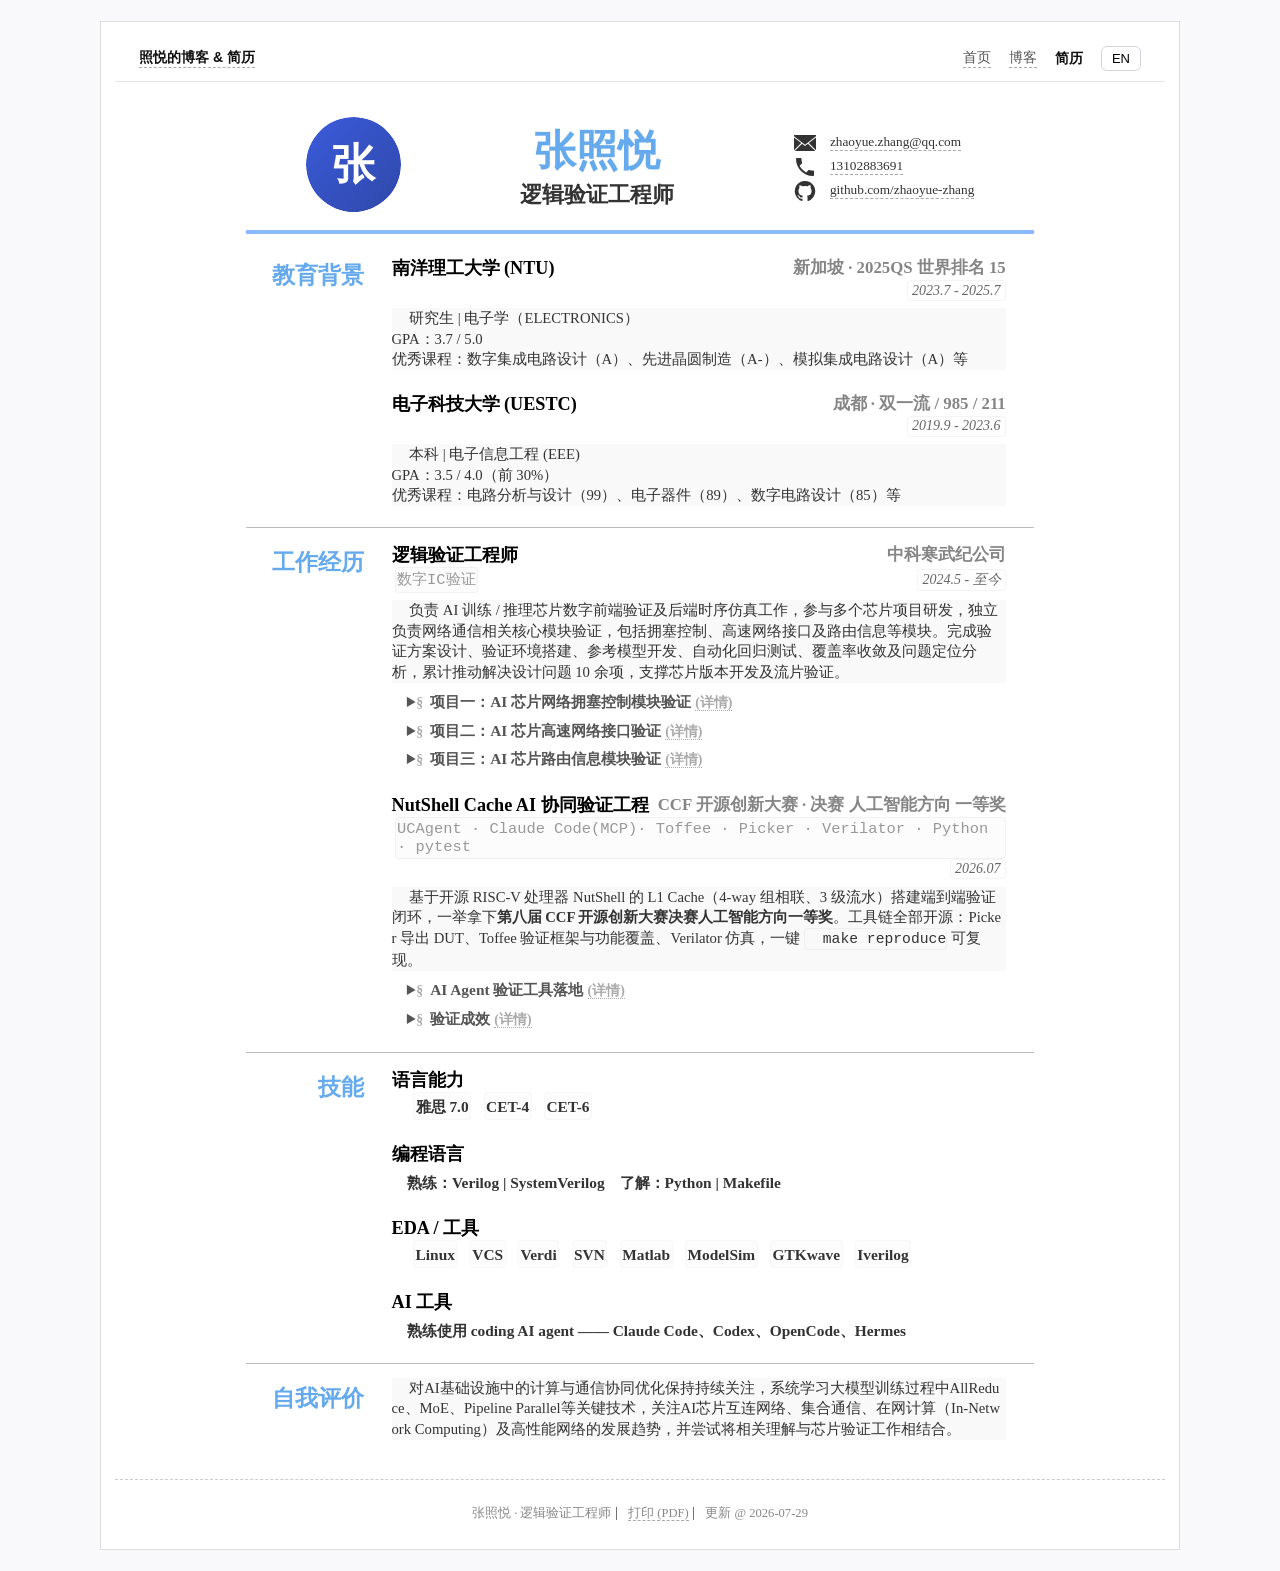
<file: static/cv/index.html>
<!DOCTYPE html>
<html lang="zh">
<head>
<meta http-equiv="X-UA-Compatible" content="IE=edge"/>
<meta charset="UTF-8"/>
<meta name="HandheldFriendly" content="true"/>
<meta name="viewport" content="width=device-width, initial-scale=1"/>
<title>张照悦 · 逻辑验证工程师</title>
<link rel="stylesheet" href="assets/css/main.css">
<meta property="og:type" content="website">
<meta property="og:description" content="张照悦 - 逻辑验证工程师,数字IC验证">
<!--[if lte IE 9]><script>if(/*@cc_on!@*/0){var a='header,address,main,section,footer,details,summary,article'.split(','),i=0;while(i<a.length)document.createElement(a[i++])}</script><link rel="stylesheet" href="assets/css/ie.css"><![endif]-->
</head>
<body>
<nav style="position:sticky;top:0;z-index:100;display:flex;align-items:center;justify-content:space-between;padding:10px 24px;background:#fff;border-bottom:1px solid #e5e7eb;font-family:-apple-system,BlinkMacSystemFont,'Segoe UI',Roboto,sans-serif;font-size:14px;">
  <a href="/" style="text-decoration:none;color:#111;font-weight:600;">照悦的博客 & 简历</a>
  <div style="display:flex;align-items:center;gap:18px;">
    <a href="/" style="text-decoration:none;color:#555;">首页</a>
    <a href="/posts/" style="text-decoration:none;color:#555;">博客</a>
    <span style="color:#111;font-weight:600;">简历</span>
    <button onclick="location.href='/en/cv/'" style="border:1px solid #d1d5db;border-radius:6px;padding:4px 10px;background:#fff;cursor:pointer;font-size:13px;">EN</button>
  </div>
</nav>
<header>
<div class="avatar"><img src="assets/img/photo.svg" alt="张照悦"></div>
<div id="name"><h1>张照悦</h1><div class="jobtitle">逻辑验证工程师</div></div>
<address class="contact">
<div class="contact-item"><svg xmlns="http://www.w3.org/2000/svg" height="24" width="24" aria-hidden="true"><path fill-rule="evenodd" d="M22.293 20H1.71l7.33-7.334L12 14.93l2.96-2.266L22.294 20h-.001zm.708-.707V6.513l-7.239 5.538L23 19.293zm-22 .004V6.512l7.24 5.54-7.242 7.246.001-.001zM23 5.253V4H.998v1.254l11 8.433 11-8.433.001-.001z"></path></svg><span class="icon"></span><a href="mailto:zhaoyue.zhang@qq.com">zhaoyue.zhang@qq.com</a></div>
<div class="contact-item"><svg xmlns="http://www.w3.org/2000/svg" height="24" width="24" aria-hidden="true"><path fill-rule="evenodd" d="M6.6 10.8c1.4 2.8 3.8 5.1 6.6 6.6l2.2-2.2c.3-.3.7-.4 1-.2 1.1.4 2.3.6 3.6.6.6 0 1 .4 1 1V20c0 .6-.4 1-1 1-9.4 0-17-7.6-17-17 0-.6.4-1 1-1h3.5c.6 0 1 .4 1 1 0 1.2.2 2.4.6 3.6.1.3 0 .7-.2 1l-2.3 2.2z"></path></svg><span class="icon"></span><a href="tel:13102883691">13102883691</a></div>
<div class="contact-item"><svg xmlns="http://www.w3.org/2000/svg" height="24" width="24" viewBox="0 0 1792 1792" aria-hidden="true"><path d="M1664 914.765q0 251-146.5 451.5t-378.5 277.5q-27 5-39.5-7t-12.5-30v-211q0-97-52-142 57-6 102.5-18t94-39 81-66.5 53-105 20.5-150.5q0-121-79-206 37-91-8-204-28-9-81 11t-92 44l-38 24q-93-26-192-26t-192 26q-16-11-42.5-27t-83.5-38.5-86-13.5q-44 113-7 204-79 85-79 206 0 85 20.5 150t52.5 105 80.5 67 94 39 102.5 18q-40 36-49 103-21 10-45 15t-57 5-65.5-21.5-55.5-62.5q-19-32-48.5-52t-49.5-24l-20-3q-21 0-29 4.5t-5 11.5 9 14 13 12l7 5q22 10 43.5 38t31.5 51l10 23q13 38 44 61.5t67 30 69.5 7 55.5-3.5l23-4q0 38 .5 89t.5 54q0 18-13 30t-40 7q-232-77-378.5-277.5T128 914.765q0-209 103-385.5t279.5-279.5 385.5-103 385.5 103 279.5 279.5 103 385.5z"></path></svg><span class="icon"></span><a href="https://github.com/zhaoyue-zhang" target="_blank">github.com/zhaoyue-zhang</a></div>
</address>
</header>
<main>
<section id="education">
<h2 class="subject">教育背景</h2>
<div class="content">
<article class="block">
<div class="head"><h3 class="title">南洋理工大学 (NTU)</h3><h4 class="sub">新加坡 · 2025QS 世界排名 15</h4></div>
<div class="info"><i class="time">2023.7 - 2025.7</i></div>
<div class="detail">研究生 | 电子学（ELECTRONICS）<br>GPA：3.7 / 5.0<br>优秀课程：数字集成电路设计（A）、先进晶圆制造（A-）、模拟集成电路设计（A）等</div>
</article>
<article class="block">
<div class="head"><h3 class="title">电子科技大学 (UESTC)</h3><h4 class="sub">成都 · 双一流 / 985 / 211</h4></div>
<div class="info"><i class="time">2019.9 - 2023.6</i></div>
<div class="detail">本科 | 电子信息工程 (EEE)<br>GPA：3.5 / 4.0（前 30%）<br>优秀课程：电路分析与设计（99）、电子器件（89）、数字电路设计（85）等</div>
</article>
</div>
</section>
<section id="experience">
<h2 class="subject">工作经历</h2>
<div class="content">
<article class="block">
<div class="head"><h3 class="title">逻辑验证工程师</h3><h4 class="sub">中科寒武纪公司</h4></div>
<div class="info"><div class="tag"><code>数字IC验证</code></div><i class="time">2024.5 - 至今</i></div>
<div class="detail">负责 AI 训练 / 推理芯片数字前端验证及后端时序仿真工作，参与多个芯片项目研发，独立负责网络通信相关核心模块验证，包括拥塞控制、高速网络接口及路由信息等模块。完成验证方案设计、验证环境搭建、参考模型开发、自动化回归测试、覆盖率收敛及问题定位分析，累计推动解决设计问题 10 余项，支撑芯片版本开发及流片验证。</div>
<details><summary class="summary">项目一：AI 芯片网络拥塞控制模块验证</summary><div class="detail"><ul><li>独立负责模块验证方案制定及验证环境搭建。</li><li>开发 Reference Model、Sequence 及自动化 Regression 流程。</li><li>完成功能及随机场景验证，验证覆盖率达到项目要求。</li><li>累计发现并推动解决设计问题 10 余项。</li></ul></div></details>
<details><summary class="summary">项目二：AI 芯片高速网络接口验证</summary><div class="detail"><ul><li>负责第三方 IP 集成后的功能验证及接口一致性验证。</li><li>开展功能验证、中断验证及系统集成验证。</li><li>完成 Gate-Level Simulation、SDF 回标及典型时序问题分析。</li><li>与第三方 IP 供应商协同完成问题定位与验证闭环。</li></ul></div></details>
<details><summary class="summary">项目三：AI 芯片路由信息模块验证</summary><div class="detail"><ul><li>参与数据路由模块验证，负责数据通路 Reference Model 开发。</li><li>支撑路由及数据分发功能验证。</li></ul></div></details>
</article>
<article class="block">
<div class="head"><h3 class="title">NutShell Cache AI 协同验证工程</h3><h4 class="sub">CCF 开源创新大赛 · 决赛 人工智能方向 一等奖</h4></div>
<div class="info"><div class="tag"><code>UCAgent · Claude Code(MCP)· Toffee · Picker · Verilator · Python · pytest</code></div><i class="time">2026.07</i></div>
<div class="detail">基于开源 RISC-V 处理器 NutShell 的 L1 Cache（4-way 组相联、3 级流水）搭建端到端验证闭环，一举拿下<b>第八届 CCF 开源创新大赛决赛人工智能方向一等奖</b>。工具链全部开源：Picker 导出 DUT、Toffee 验证框架与功能覆盖、Verilator 仿真，一键 <code>make reproduce</code> 可复现。</div>
<details><summary class="summary">AI Agent 验证工具落地</summary><div class="detail"><ul><li>通过 UCAgent 编排 16 个验证阶段、11 轮人工 Review，经 MCP 接入 Claude Code 自动产出环境 / 记分板 / 激励 / 覆盖闭环。</li><li>作为人工审查者反转 3 处 AI 结论（PREFETCH 定性、READ_BURST 定性、HVP 反标认领率），纠正多处错误，沉淀 16 项环境缺陷登记与 AI 缺陷对比表。</li><li>形成“AI 产出 → 人工审查 → 反馈修复”的可复现人机协同闭环。</li></ul></div></details>
<details><summary class="summary">验证成效</summary><div class="detail"><ul><li>行 / 分支 / 表达式覆盖 100%，Toggle 多 seed 90.06%，功能覆盖 113/113 bins（28 组 / 38 点，grate 100%），HVP 计划认领 100%（0 孤儿 0 悬空）。</li><li>记分板沉淀 15 个 check 方法（多拍协议时序 / PREFETCH / READ_BURST / 一致性 / 脏回写），10 个 bug 注入场景全部检出；<code>make reproduce</code> 一键复现（166 pass / 4 xfail）。</li><li>独立定位并诚实披露 3 个真实 RTL 缺陷（PREFETCH latent、READ_BURST 死锁、REFILL demanded-word），配 4 条上游源码证据、0 行 RTL 改动，以 <code>xfail(strict=True)</code> 归档。</li><li>拓展验证深度：LFSR=0 形式化证明（10⁸ 步可执行扫描）、4 种 workload 性能刻画（790 事务 / 71.65% 命中 / p50=2cyc 命中、5cyc 缺失）、CRV 独立收敛（28/28 intent bins、10/10 seeds）。</li></ul></div></details>
</article>
</div>
</section>
<section id="skills">
<h2 class="subject">技能</h2>
<div class="content">
<article class="block">
<div class="head"><h3 class="title">语言能力</h3></div>
<p class="items"><span class="item">雅思 7.0</span><span class="item">CET-4</span><span class="item">CET-6</span></p>
</article>
<article class="block">
<div class="head"><h3 class="title">编程语言</h3></div>
<p class="summary"><strong>熟练：</strong>Verilog | SystemVerilog　<strong>了解：</strong>Python | Makefile</p>
</article>
<article class="block">
<div class="head"><h3 class="title">EDA / 工具</h3></div>
<p class="items"><span class="item">Linux</span><span class="item">VCS</span><span class="item">Verdi</span><span class="item">SVN</span><span class="item">Matlab</span><span class="item">ModelSim</span><span class="item">GTKwave</span><span class="item">Iverilog</span></p>
</article>
<article class="block">
<div class="head"><h3 class="title">AI 工具</h3></div>
<p class="summary">熟练使用 coding AI agent —— Claude Code、Codex、OpenCode、Hermes</p>
</article>
</div>
</section>
<section id="self-evaluation">
<h2 class="subject">自我评价</h2>
<div class="content">
<article class="block">
<div class="detail">对AI基础设施中的计算与通信协同优化保持持续关注，系统学习大模型训练过程中AllReduce、MoE、Pipeline Parallel等关键技术，关注AI芯片互连网络、集合通信、在网计算（In-Network Computing）及高性能网络的发展趋势，并尝试将相关理解与芯片验证工作相结合。</div>
</article>
</div>
</section>
</main>
<footer class="screen">
<ul>
<li>张照悦 · 逻辑验证工程师</li>
<li class="pc-only"><a href="javascript:window.print()">打印 (PDF)</a></li>
<li>更新 @ 2026-07-29</li>
</ul>
</footer>
</body>
</html>
</file>
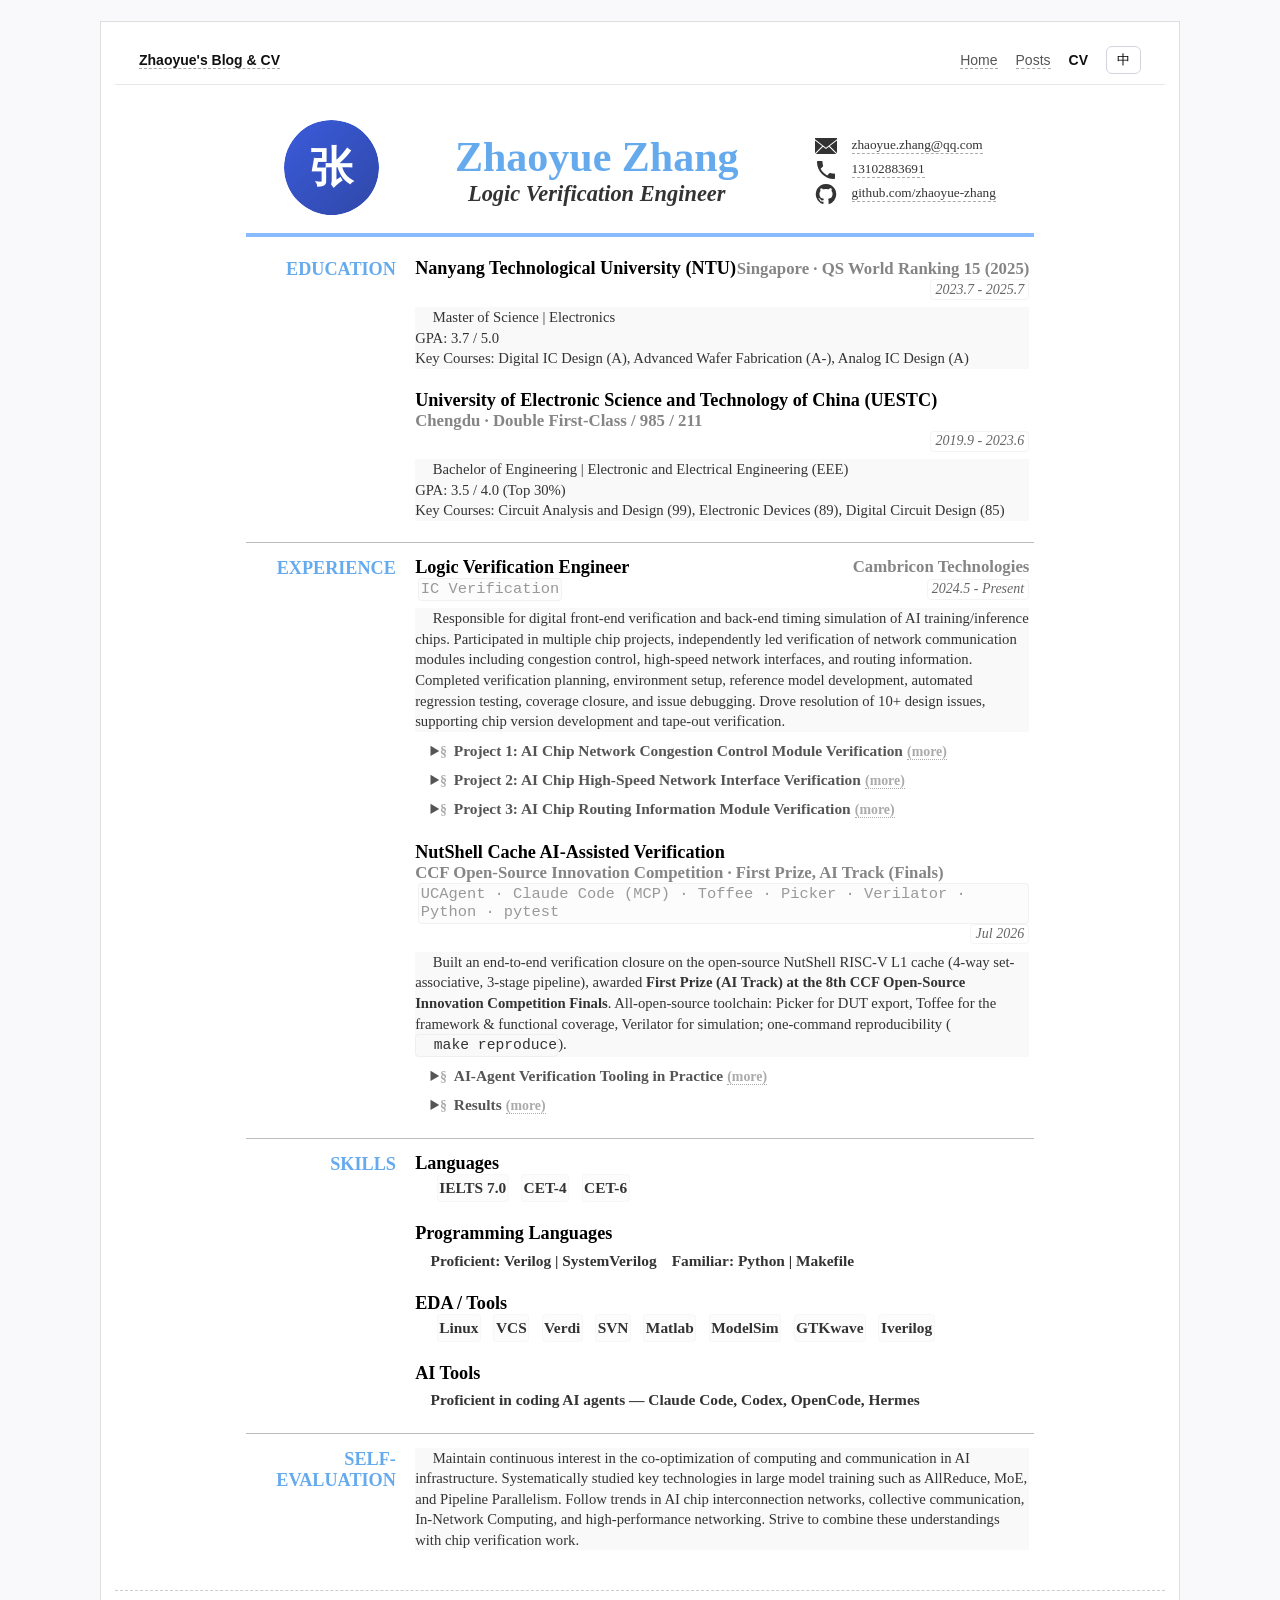
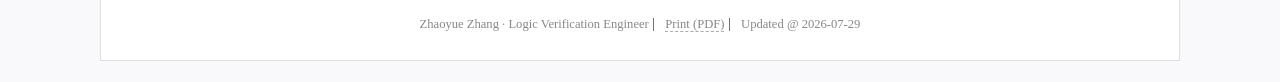
<file: static/en/cv/index.html>
<!DOCTYPE html>
<html lang="en">
<head>
<meta http-equiv="X-UA-Compatible" content="IE=edge"/>
<meta charset="UTF-8"/>
<meta name="HandheldFriendly" content="true"/>
<meta name="viewport" content="width=device-width, initial-scale=1"/>
<title>Zhaoyue Zhang · Logic Verification Engineer</title>
<link rel="stylesheet" href="assets/css/main.css">
<meta property="og:type" content="website">
<meta property="og:description" content="Zhaoyue Zhang - Logic Verification Engineer, IC Verification">
<!--[if lte IE 9]><script>if(/*@cc_on!@*/0){var a='header,address,main,section,footer,details,summary,article'.split(','),i=0;while(i<a.length)document.createElement(a[i++])}</script><link rel="stylesheet" href="assets/css/ie.css"><![endif]-->
</head>
<body>
<nav style="position:sticky;top:0;z-index:100;display:flex;align-items:center;justify-content:space-between;padding:10px 24px;background:#fff;border-bottom:1px solid #e5e7eb;font-family:-apple-system,BlinkMacSystemFont,'Segoe UI',Roboto,sans-serif;font-size:14px;">
  <a href="/en/" style="text-decoration:none;color:#111;font-weight:600;">Zhaoyue's Blog &amp; CV</a>
  <div style="display:flex;align-items:center;gap:18px;">
    <a href="/en/" style="text-decoration:none;color:#555;">Home</a>
    <a href="/en/posts/" style="text-decoration:none;color:#555;">Posts</a>
    <span style="color:#111;font-weight:600;">CV</span>
    <button onclick="location.href='/cv/'" style="border:1px solid #d1d5db;border-radius:6px;padding:4px 10px;background:#fff;cursor:pointer;font-size:13px;">中</button>
  </div>
</nav>
<header>
<div class="avatar"><img src="assets/img/photo.svg" alt="Zhaoyue Zhang"></div>
<div id="name"><h1>Zhaoyue Zhang</h1><div class="jobtitle">Logic Verification Engineer</div></div>
<address class="contact">
<div class="contact-item"><svg xmlns="http://www.w3.org/2000/svg" height="24" width="24" aria-hidden="true"><path fill-rule="evenodd" d="M22.293 20H1.71l7.33-7.334L12 14.93l2.96-2.266L22.294 20h-.001zm.708-.707V6.513l-7.239 5.538L23 19.293zm-22 .004V6.512l7.24 5.54-7.242 7.246.001-.001zM23 5.253V4H.998v1.254l11 8.433 11-8.433.001-.001z"></path></svg><span class="icon"></span><a href="mailto:zhaoyue.zhang@qq.com">zhaoyue.zhang@qq.com</a></div>
<div class="contact-item"><svg xmlns="http://www.w3.org/2000/svg" height="24" width="24" aria-hidden="true"><path fill-rule="evenodd" d="M6.6 10.8c1.4 2.8 3.8 5.1 6.6 6.6l2.2-2.2c.3-.3.7-.4 1-.2 1.1.4 2.3.6 3.6.6.6 0 1 .4 1 1V20c0 .6-.4 1-1 1-9.4 0-17-7.6-17-17 0-.6.4-1 1-1h3.5c.6 0 1 .4 1 1 0 1.2.2 2.4.6 3.6.1.3 0 .7-.2 1l-2.3 2.2z"></path></svg><span class="icon"></span><a href="tel:13102883691">13102883691</a></div>
<div class="contact-item"><svg xmlns="http://www.w3.org/2000/svg" height="24" width="24" viewBox="0 0 1792 1792" aria-hidden="true"><path d="M1664 914.765q0 251-146.5 451.5t-378.5 277.5q-27 5-39.5-7t-12.5-30v-211q0-97-52-142 57-6 102.5-18t94-39 81-66.5 53-105 20.5-150.5q0-121-79-206 37-91-8-204-28-9-81 11t-92 44l-38 24q-93-26-192-26t-192 26q-16-11-42.5-27t-83.5-38.5-86-13.5q-44 113-7 204-79 85-79 206 0 85 20.5 150t52.5 105 80.5 67 94 39 102.5 18q-40 36-49 103-21 10-45 15t-57 5-65.5-21.5-55.5-62.5q-19-32-48.5-52t-49.5-24l-20-3q-21 0-29 4.5t-5 11.5 9 14 13 12l7 5q22 10 43.5 38t31.5 51l10 23q13 38 44 61.5t67 30 69.5 7 55.5-3.5l23-4q0 38 .5 89t.5 54q0 18-13 30t-40 7q-232-77-378.5-277.5T128 914.765q0-209 103-385.5t279.5-279.5 385.5-103 385.5 103 279.5 279.5 103 385.5z"></path></svg><span class="icon"></span><a href="https://github.com/zhaoyue-zhang" target="_blank">github.com/zhaoyue-zhang</a></div>
</address>
</header>
<main>
<section id="education">
<h2 class="subject">Education</h2>
<div class="content">
<article class="block">
<div class="head"><h3 class="title">Nanyang Technological University (NTU)</h3><h4 class="sub">Singapore · QS World Ranking 15 (2025)</h4></div>
<div class="info"><i class="time">2023.7 - 2025.7</i></div>
<div class="detail">Master of Science | Electronics<br>GPA: 3.7 / 5.0<br>Key Courses: Digital IC Design (A), Advanced Wafer Fabrication (A-), Analog IC Design (A)</div>
</article>
<article class="block">
<div class="head"><h3 class="title">University of Electronic Science and Technology of China (UESTC)</h3><h4 class="sub">Chengdu · Double First-Class / 985 / 211</h4></div>
<div class="info"><i class="time">2019.9 - 2023.6</i></div>
<div class="detail">Bachelor of Engineering | Electronic and Electrical Engineering (EEE)<br>GPA: 3.5 / 4.0 (Top 30%)<br>Key Courses: Circuit Analysis and Design (99), Electronic Devices (89), Digital Circuit Design (85)</div>
</article>
</div>
</section>
<section id="experience">
<h2 class="subject">Experience</h2>
<div class="content">
<article class="block">
<div class="head"><h3 class="title">Logic Verification Engineer</h3><h4 class="sub">Cambricon Technologies</h4></div>
<div class="info"><div class="tag"><code>IC Verification</code></div><i class="time">2024.5 - Present</i></div>
<div class="detail">Responsible for digital front-end verification and back-end timing simulation of AI training/inference chips. Participated in multiple chip projects, independently led verification of network communication modules including congestion control, high-speed network interfaces, and routing information. Completed verification planning, environment setup, reference model development, automated regression testing, coverage closure, and issue debugging. Drove resolution of 10+ design issues, supporting chip version development and tape-out verification.</div>
<details><summary class="summary">Project 1: AI Chip Network Congestion Control Module Verification</summary><div class="detail"><ul><li>Independently responsible for module verification planning and environment setup.</li><li>Developed Reference Model, Sequences, and automated Regression flow.</li><li>Completed functional and random scenario verification, achieving required coverage targets.</li><li>Discovered and drove resolution of 10+ design issues.</li></ul></div></details>
<details><summary class="summary">Project 2: AI Chip High-Speed Network Interface Verification</summary><div class="detail"><ul><li>Responsible for functional verification and interface consistency verification after third-party IP integration.</li><li>Conducted functional verification, interrupt verification, and system-level integration verification.</li><li>Completed Gate-Level Simulation, SDF back-annotation, and typical timing issue analysis.</li><li>Collaborated with third-party IP vendors for issue localization and verification closure.</li></ul></div></details>
<details><summary class="summary">Project 3: AI Chip Routing Information Module Verification</summary><div class="detail"><ul><li>Participated in data routing module verification, responsible for data path Reference Model development.</li><li>Supported routing and data distribution functional verification.</li></ul></div></details>
</article>
<article class="block">
<div class="head"><h3 class="title">NutShell Cache AI-Assisted Verification</h3><h4 class="sub">CCF Open-Source Innovation Competition · First Prize, AI Track (Finals)</h4></div>
<div class="info"><div class="tag"><code>UCAgent · Claude Code (MCP) · Toffee · Picker · Verilator · Python · pytest</code></div><i class="time">Jul 2026</i></div>
<div class="detail">Built an end-to-end verification closure on the open-source NutShell RISC-V L1 cache (4-way set-associative, 3-stage pipeline), awarded <b>First Prize (AI Track) at the 8th CCF Open-Source Innovation Competition Finals</b>. All-open-source toolchain: Picker for DUT export, Toffee for the framework &amp; functional coverage, Verilator for simulation; one-command reproducibility (<code>make reproduce</code>).</div>
<details><summary class="summary">AI-Agent Verification Tooling in Practice</summary><div class="detail"><ul><li>Orchestrated 16 verification stages + 11 human-review rounds via UCAgent with Claude Code connected through MCP to auto-generate env / scoreboard / stimulus / coverage closure.</li><li>As human reviewer, inverted 3 false AI conclusions (PREFETCH &amp; READ_BURST classification, HVP claim-rate), corrected multiple errors, and registered 16 environment defects with an AI-defect comparison table.</li><li>Established a reproducible AI-produce &rarr; human-review &rarr; remediate loop.</li></ul></div></details>
<details><summary class="summary">Results</summary><div class="detail"><ul><li>Line / Branch / Expression coverage 100%, Toggle 90.06% multi-seed, functional coverage 113/113 bins (28 groups / 38 points, grate 100%), HVP plan closure 100% (0 orphan / 0 dangling).</li><li>Scoreboard with 15 check methods (multi-beat protocol timing / PREFETCH / READ_BURST / coherence / dirty writeback); all 10 bug-injection scenarios detected; <code>make reproduce</code> gives one-command reproducibility (166 pass / 4 xfail).</li><li>Independently identified and honestly disclosed 3 real RTL defects (PREFETCH latent, READ_BURST deadlock, REFILL demanded-word) backed by 4 upstream source references, 0 RTL modification, archived with <code>xfail(strict=True)</code>.</li><li>Extended verification depth: LFSR=0 formal proof (10⁸-step executable scan), 4-workload performance characterization (790 txns / 71.65% hit rate / p50 = 2 cyc hit, 5 cyc miss), CRV standalone convergence (28/28 intent bins, 10/10 seeds).</li></ul></div></details>
</article>
</div>
</section>
<section id="skills">
<h2 class="subject">Skills</h2>
<div class="content">
<article class="block">
<div class="head"><h3 class="title">Languages</h3></div>
<p class="items"><span class="item">IELTS 7.0</span><span class="item">CET-4</span><span class="item">CET-6</span></p>
</article>
<article class="block">
<div class="head"><h3 class="title">Programming Languages</h3></div>
<p class="summary"><strong>Proficient:</strong> Verilog | SystemVerilog　<strong>Familiar:</strong> Python | Makefile</p>
</article>
<article class="block">
<div class="head"><h3 class="title">EDA / Tools</h3></div>
<p class="items"><span class="item">Linux</span><span class="item">VCS</span><span class="item">Verdi</span><span class="item">SVN</span><span class="item">Matlab</span><span class="item">ModelSim</span><span class="item">GTKwave</span><span class="item">Iverilog</span></p>
</article>
<article class="block">
<div class="head"><h3 class="title">AI Tools</h3></div>
<p class="summary">Proficient in coding AI agents — Claude Code, Codex, OpenCode, Hermes</p>
</article>
</div>
</section>
<section id="self-evaluation">
<h2 class="subject">Self-Evaluation</h2>
<div class="content">
<article class="block">
<div class="detail">Maintain continuous interest in the co-optimization of computing and communication in AI infrastructure. Systematically studied key technologies in large model training such as AllReduce, MoE, and Pipeline Parallelism. Follow trends in AI chip interconnection networks, collective communication, In-Network Computing, and high-performance networking. Strive to combine these understandings with chip verification work.</div>
</article>
</div>
</section>
</main>
<footer class="screen">
<ul>
<li>Zhaoyue Zhang · Logic Verification Engineer</li>
<li class="pc-only"><a href="javascript:window.print()">Print (PDF)</a></li>
<li>Updated @ 2026-07-29</li>
</ul>
</footer>
</body>
</html>
</file>
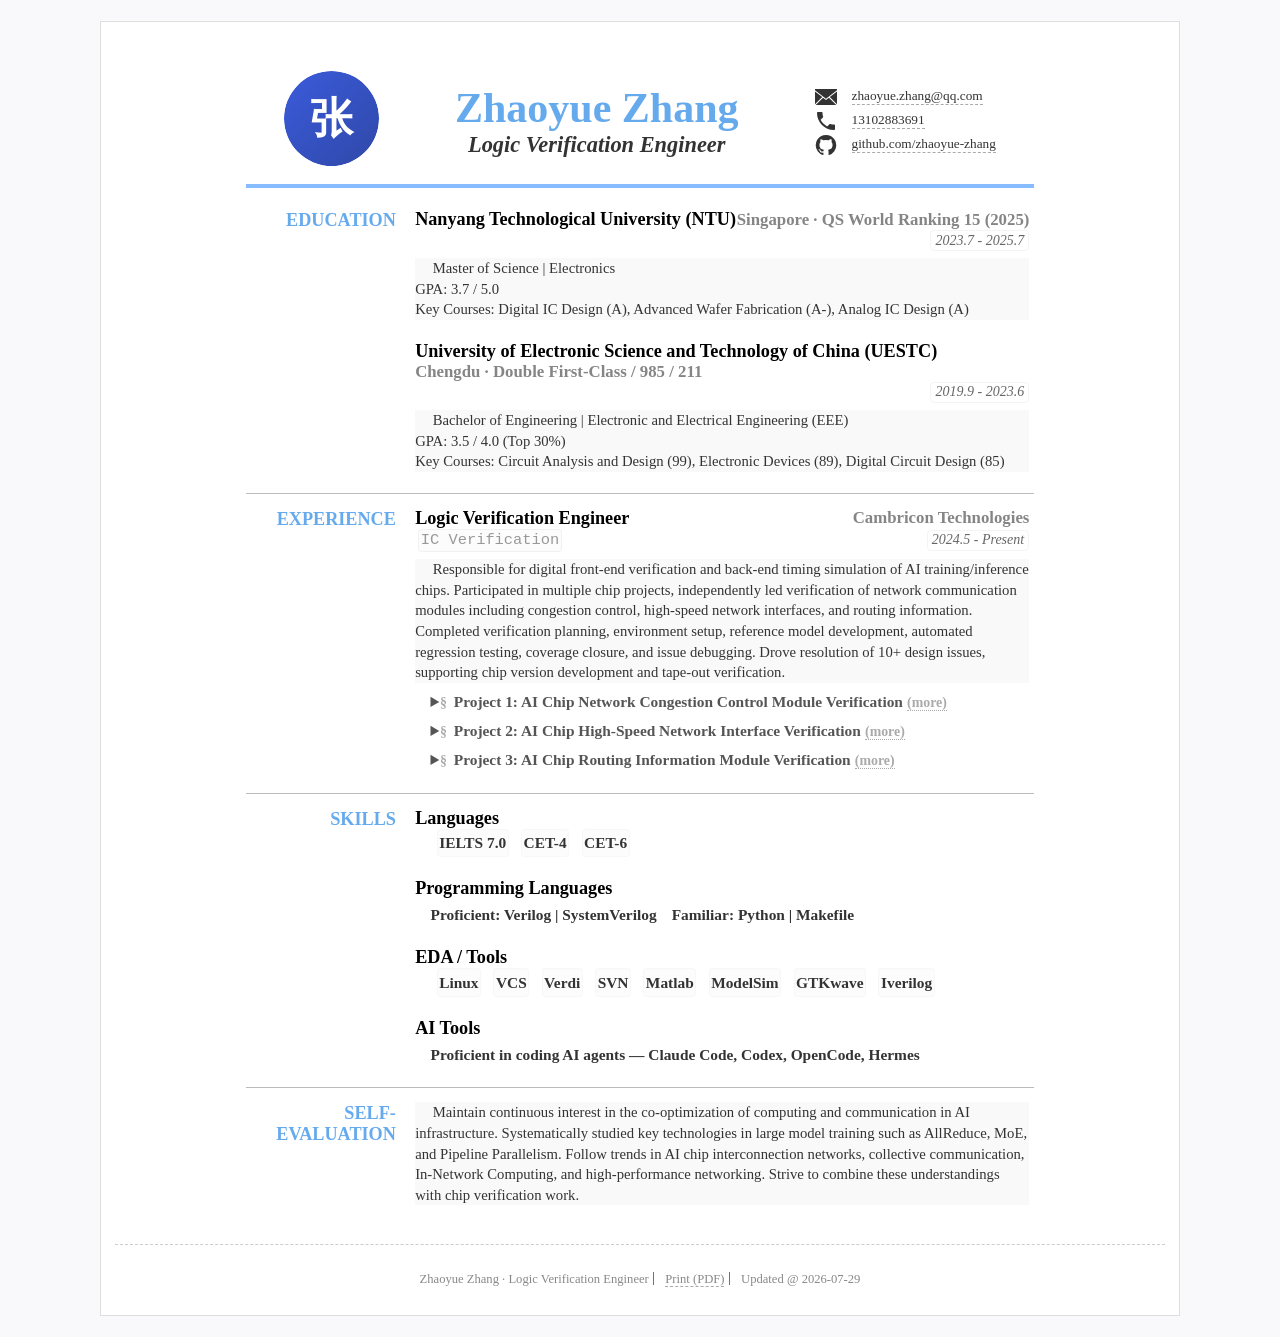
<file: static/cv/index-en.html>
<!DOCTYPE html>
<html lang="en">
<head>
<meta http-equiv="X-UA-Compatible" content="IE=edge"/>
<meta charset="UTF-8"/>
<meta name="HandheldFriendly" content="true"/>
<meta name="viewport" content="width=device-width, initial-scale=1"/>
<title>Zhaoyue Zhang · Logic Verification Engineer</title>
<link rel="stylesheet" href="assets/css/main.css">
<meta property="og:type" content="website">
<meta property="og:description" content="Zhaoyue Zhang - Logic Verification Engineer, IC Verification">
<!--[if lte IE 9]><script>if(/*@cc_on!@*/0){var a='header,address,main,section,footer,details,summary,article'.split(','),i=0;while(i<a.length)document.createElement(a[i++])}</script><link rel="stylesheet" href="assets/css/ie.css"><![endif]-->
</head>
<body>
<header>
<div class="avatar"><img src="assets/img/photo.svg" alt="Zhaoyue Zhang"></div>
<div id="name"><h1>Zhaoyue Zhang</h1><div class="jobtitle">Logic Verification Engineer</div></div>
<address class="contact">
<div class="contact-item"><svg xmlns="http://www.w3.org/2000/svg" height="24" width="24" aria-hidden="true"><path fill-rule="evenodd" d="M22.293 20H1.71l7.33-7.334L12 14.93l2.96-2.266L22.294 20h-.001zm.708-.707V6.513l-7.239 5.538L23 19.293zm-22 .004V6.512l7.24 5.54-7.242 7.246.001-.001zM23 5.253V4H.998v1.254l11 8.433 11-8.433.001-.001z"></path></svg><span class="icon"></span><a href="mailto:zhaoyue.zhang@qq.com">zhaoyue.zhang@qq.com</a></div>
<div class="contact-item"><svg xmlns="http://www.w3.org/2000/svg" height="24" width="24" aria-hidden="true"><path fill-rule="evenodd" d="M6.6 10.8c1.4 2.8 3.8 5.1 6.6 6.6l2.2-2.2c.3-.3.7-.4 1-.2 1.1.4 2.3.6 3.6.6.6 0 1 .4 1 1V20c0 .6-.4 1-1 1-9.4 0-17-7.6-17-17 0-.6.4-1 1-1h3.5c.6 0 1 .4 1 1 0 1.2.2 2.4.6 3.6.1.3 0 .7-.2 1l-2.3 2.2z"></path></svg><span class="icon"></span><a href="tel:13102883691">13102883691</a></div>
<div class="contact-item"><svg xmlns="http://www.w3.org/2000/svg" height="24" width="24" viewBox="0 0 1792 1792" aria-hidden="true"><path d="M1664 914.765q0 251-146.5 451.5t-378.5 277.5q-27 5-39.5-7t-12.5-30v-211q0-97-52-142 57-6 102.5-18t94-39 81-66.5 53-105 20.5-150.5q0-121-79-206 37-91-8-204-28-9-81 11t-92 44l-38 24q-93-26-192-26t-192 26q-16-11-42.5-27t-83.5-38.5-86-13.5q-44 113-7 204-79 85-79 206 0 85 20.5 150t52.5 105 80.5 67 94 39 102.5 18q-40 36-49 103-21 10-45 15t-57 5-65.5-21.5-55.5-62.5q-19-32-48.5-52t-49.5-24l-20-3q-21 0-29 4.5t-5 11.5 9 14 13 12l7 5q22 10 43.5 38t31.5 51l10 23q13 38 44 61.5t67 30 69.5 7 55.5-3.5l23-4q0 38 .5 89t.5 54q0 18-13 30t-40 7q-232-77-378.5-277.5T128 914.765q0-209 103-385.5t279.5-279.5 385.5-103 385.5 103 279.5 279.5 103 385.5z"></path></svg><span class="icon"></span><a href="https://github.com/zhaoyue-zhang" target="_blank">github.com/zhaoyue-zhang</a></div>
</address>
</header>
<main>
<section id="education">
<h2 class="subject">Education</h2>
<div class="content">
<article class="block">
<div class="head"><h3 class="title">Nanyang Technological University (NTU)</h3><h4 class="sub">Singapore · QS World Ranking 15 (2025)</h4></div>
<div class="info"><i class="time">2023.7 - 2025.7</i></div>
<div class="detail">Master of Science | Electronics<br>GPA: 3.7 / 5.0<br>Key Courses: Digital IC Design (A), Advanced Wafer Fabrication (A-), Analog IC Design (A)</div>
</article>
<article class="block">
<div class="head"><h3 class="title">University of Electronic Science and Technology of China (UESTC)</h3><h4 class="sub">Chengdu · Double First-Class / 985 / 211</h4></div>
<div class="info"><i class="time">2019.9 - 2023.6</i></div>
<div class="detail">Bachelor of Engineering | Electronic and Electrical Engineering (EEE)<br>GPA: 3.5 / 4.0 (Top 30%)<br>Key Courses: Circuit Analysis and Design (99), Electronic Devices (89), Digital Circuit Design (85)</div>
</article>
</div>
</section>
<section id="experience">
<h2 class="subject">Experience</h2>
<div class="content">
<article class="block">
<div class="head"><h3 class="title">Logic Verification Engineer</h3><h4 class="sub">Cambricon Technologies</h4></div>
<div class="info"><div class="tag"><code>IC Verification</code></div><i class="time">2024.5 - Present</i></div>
<div class="detail">Responsible for digital front-end verification and back-end timing simulation of AI training/inference chips. Participated in multiple chip projects, independently led verification of network communication modules including congestion control, high-speed network interfaces, and routing information. Completed verification planning, environment setup, reference model development, automated regression testing, coverage closure, and issue debugging. Drove resolution of 10+ design issues, supporting chip version development and tape-out verification.</div>
<details><summary class="summary">Project 1: AI Chip Network Congestion Control Module Verification</summary><div class="detail"><ul><li>Independently responsible for module verification planning and environment setup.</li><li>Developed Reference Model, Sequences, and automated Regression flow.</li><li>Completed functional and random scenario verification, achieving required coverage targets.</li><li>Discovered and drove resolution of 10+ design issues.</li></ul></div></details>
<details><summary class="summary">Project 2: AI Chip High-Speed Network Interface Verification</summary><div class="detail"><ul><li>Responsible for functional verification and interface consistency verification after third-party IP integration.</li><li>Conducted functional verification, interrupt verification, and system-level integration verification.</li><li>Completed Gate-Level Simulation, SDF back-annotation, and typical timing issue analysis.</li><li>Collaborated with third-party IP vendors for issue localization and verification closure.</li></ul></div></details>
<details><summary class="summary">Project 3: AI Chip Routing Information Module Verification</summary><div class="detail"><ul><li>Participated in data routing module verification, responsible for data path Reference Model development.</li><li>Supported routing and data distribution functional verification.</li></ul></div></details>
</article>
</div>
</section>
<section id="skills">
<h2 class="subject">Skills</h2>
<div class="content">
<article class="block">
<div class="head"><h3 class="title">Languages</h3></div>
<p class="items"><span class="item">IELTS 7.0</span><span class="item">CET-4</span><span class="item">CET-6</span></p>
</article>
<article class="block">
<div class="head"><h3 class="title">Programming Languages</h3></div>
<p class="summary"><strong>Proficient:</strong> Verilog | SystemVerilog　<strong>Familiar:</strong> Python | Makefile</p>
</article>
<article class="block">
<div class="head"><h3 class="title">EDA / Tools</h3></div>
<p class="items"><span class="item">Linux</span><span class="item">VCS</span><span class="item">Verdi</span><span class="item">SVN</span><span class="item">Matlab</span><span class="item">ModelSim</span><span class="item">GTKwave</span><span class="item">Iverilog</span></p>
</article>
<article class="block">
<div class="head"><h3 class="title">AI Tools</h3></div>
<p class="summary">Proficient in coding AI agents — Claude Code, Codex, OpenCode, Hermes</p>
</article>
</div>
</section>
<section id="self-evaluation">
<h2 class="subject">Self-Evaluation</h2>
<div class="content">
<article class="block">
<div class="detail">Maintain continuous interest in the co-optimization of computing and communication in AI infrastructure. Systematically studied key technologies in large model training such as AllReduce, MoE, and Pipeline Parallelism. Follow trends in AI chip interconnection networks, collective communication, In-Network Computing, and high-performance networking. Strive to combine these understandings with chip verification work.</div>
</article>
</div>
</section>
</main>
<footer class="screen">
<ul>
<li>Zhaoyue Zhang · Logic Verification Engineer</li>
<li class="pc-only"><a href="javascript:window.print()">Print (PDF)</a></li>
<li>Updated @ 2026-07-29</li>
</ul>
</footer>
</body>
</html>
</file>
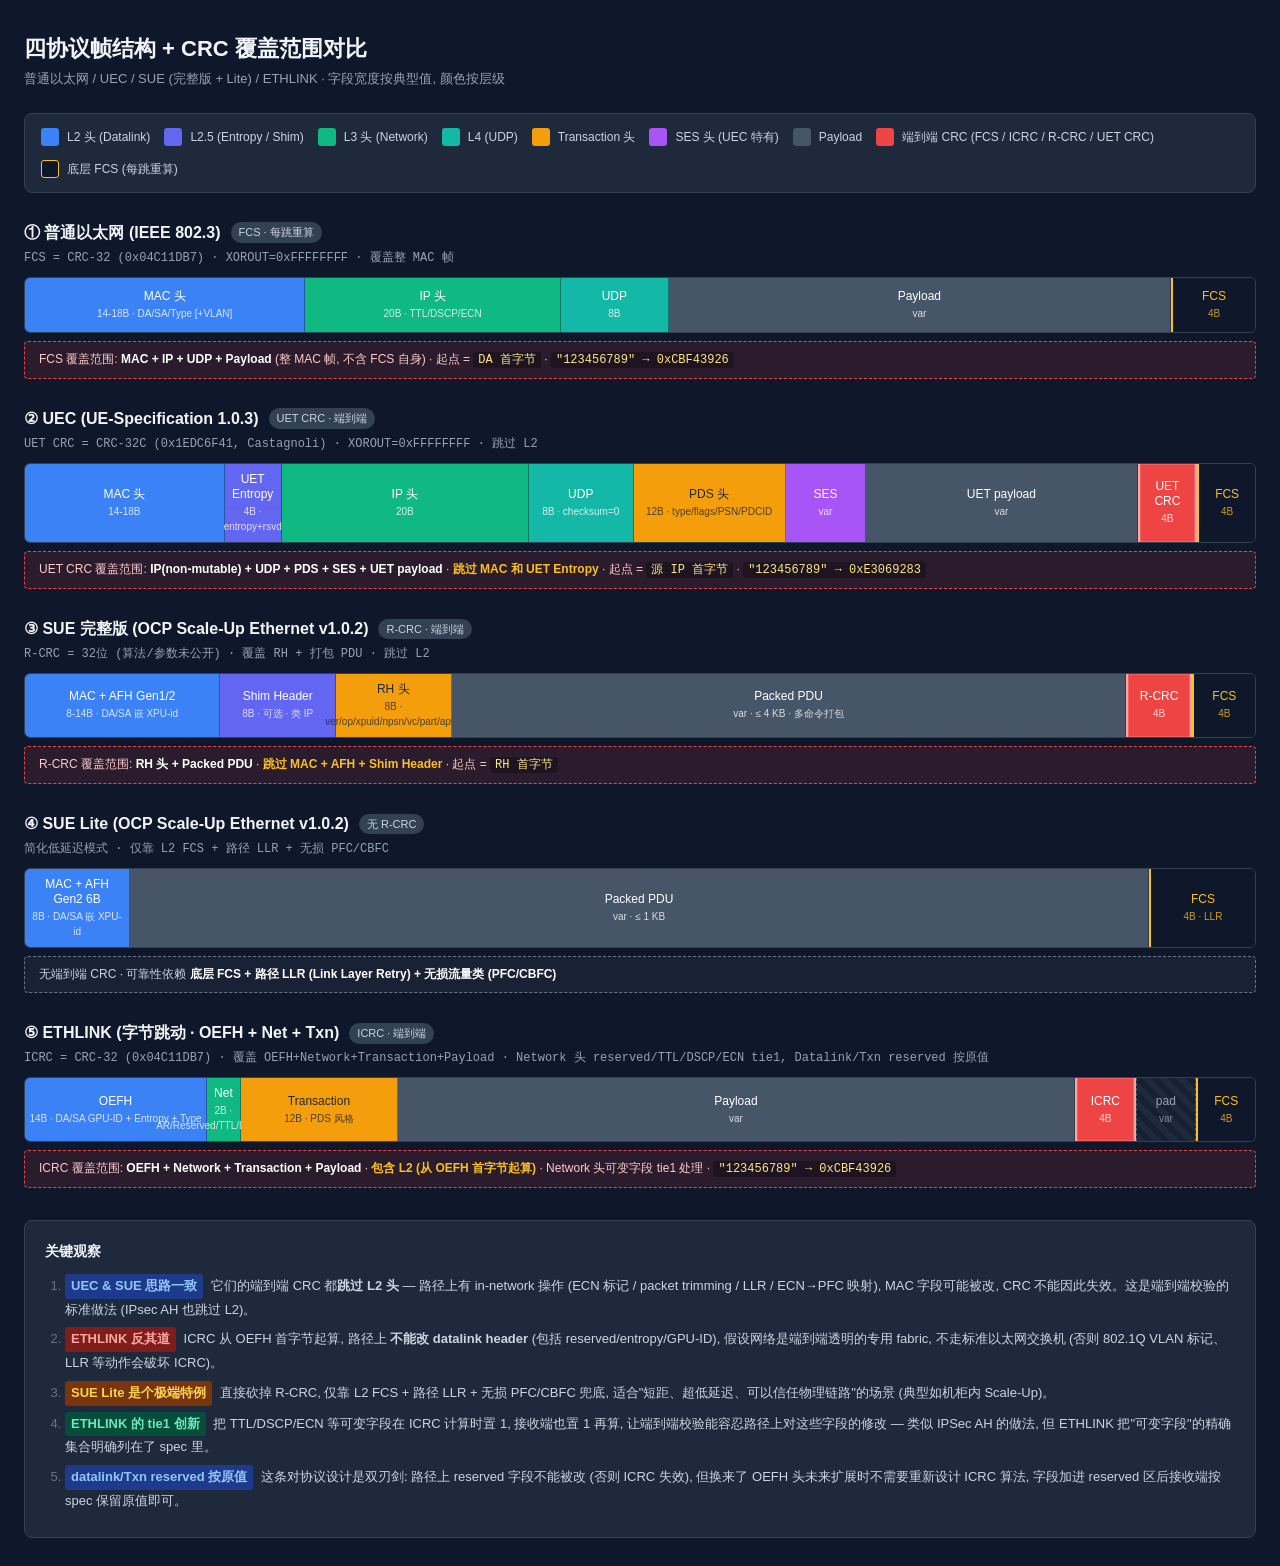
<file: static/icrc-embed/frame_structure_comparison.html>
<!DOCTYPE html>
<html lang="zh">
<head>
<meta charset="utf-8">
<title>四协议帧结构 + CRC 覆盖范围对比</title>
<style>
  * { box-sizing: border-box; }
  body {
    font-family: -apple-system, BlinkMacSystemFont, "Segoe UI", "PingFang SC",
                 "Hiragino Sans GB", "Microsoft YaHei", sans-serif;
    background: #0f172a; color: #e2e8f0; padding: 32px 24px;
    max-width: 1280px; margin: 0 auto; line-height: 1.5;
  }
  h1 { color: #f1f5f9; font-size: 22px; margin: 0 0 4px; }
  .subtitle { color: #94a3b8; font-size: 13px; margin-bottom: 24px; }

  .legend {
    display: flex; flex-wrap: wrap; gap: 14px; margin-bottom: 28px;
    padding: 14px 16px; background: #1e293b; border-radius: 8px;
    border: 1px solid #334155;
  }
  .legend-item { display: flex; align-items: center; gap: 8px; font-size: 12px; color: #cbd5e1; }
  .legend-swatch { width: 18px; height: 18px; border-radius: 3px; flex-shrink: 0; }
  .swatch-l2       { background: #3b82f6; }
  .swatch-l25      { background: #6366f1; }
  .swatch-l3       { background: #10b981; }
  .swatch-l4       { background: #14b8a6; }
  .swatch-txn      { background: #f59e0b; }
  .swatch-ses      { background: #a855f7; }
  .swatch-payload  { background: #475569; }
  .swatch-icrc     { background: #ef4444; }
  .swatch-fcs      { background: #0f172a; border: 1.5px solid #fbbf24; }

  .protocol { margin-bottom: 28px; }
  .proto-title {
    font-size: 16px; font-weight: 600; color: #f1f5f9;
    margin-bottom: 4px; display: flex; align-items: center; gap: 10px;
  }
  .proto-title .badge {
    font-size: 11px; font-weight: 500; padding: 2px 8px;
    border-radius: 999px; background: #334155; color: #cbd5e1;
  }
  .proto-note { font-size: 12px; color: #94a3b8; margin-bottom: 10px; font-family: ui-monospace, "SF Mono", Menlo, monospace; }
  .frame {
    display: flex; border: 1px solid #334155; border-radius: 6px;
    overflow: hidden; min-height: 56px; position: relative;
    background: #0b1220;
  }
  .field {
    display: flex; flex-direction: column; align-items: center; justify-content: center;
    padding: 8px 4px; font-size: 12px; font-weight: 500; text-align: center;
    color: #fff; border-right: 1px solid rgba(15, 23, 42, 0.4);
    position: relative; min-width: 0;
  }
  .field:last-child { border-right: none; }
  .field .name { line-height: 1.25; word-break: keep-all; }
  .field .size { display: block; font-size: 10px; opacity: 0.8; margin-top: 2px; font-weight: 400; }

  .l2       { background: #3b82f6; }
  .l25      { background: #6366f1; }
  .l3       { background: #10b981; }
  .l4       { background: #14b8a6; }
  .txn      { background: #f59e0b; color: #1e293b; }
  .ses      { background: #a855f7; }
  .payload  { background: #475569; }
  .icrc     {
    background: #ef4444; color: #fff;
    border-left: 2px solid #fca5a5; border-right: 2px solid #fca5a5;
    box-shadow: inset 0 0 0 1px rgba(255,255,255,0.15);
  }
  .pad {
    background: repeating-linear-gradient(45deg, #1e293b, #1e293b 6px, #172033 6px, #172033 12px);
    color: #94a3b8; border-left: 1px dashed #475569; border-right: 1px dashed #475569;
  }
  .fcs {
    background: #0f172a; color: #fbbf24;
    border-left: 2px solid #fbbf24;
  }

  .crc-coverage {
    margin-top: 8px; padding: 8px 14px;
    background: rgba(239, 68, 68, 0.12);
    border: 1px dashed #ef4444; border-radius: 4px;
    font-size: 12px; color: #fecaca; line-height: 1.6;
  }
  .crc-coverage.no-crc {
    background: rgba(100, 116, 139, 0.12);
    border-color: #64748b; color: #cbd5e1;
  }
  .crc-coverage strong { color: #fff; }
  .crc-coverage .skip { color: #fbbf24; font-weight: 600; }
  .crc-coverage code { font-family: ui-monospace, "SF Mono", Menlo, monospace; background: rgba(0,0,0,0.3); padding: 1px 5px; border-radius: 3px; color: #fde68a; }

  .summary {
    margin-top: 32px; padding: 18px 20px;
    background: #1e293b; border-radius: 8px; border: 1px solid #334155;
    font-size: 13px; line-height: 1.75; color: #cbd5e1;
  }
  .summary h3 { margin: 0 0 10px; color: #f1f5f9; font-size: 14px; }
  .summary ol { margin: 0; padding-left: 20px; }
  .summary li { margin-bottom: 6px; }
  .summary li::marker { color: #64748b; }
  .summary .tag { display: inline-block; font-weight: 600; padding: 1px 6px; border-radius: 3px; margin-right: 4px; }
  .tag-blue   { background: #1e3a8a; color: #93c5fd; }
  .tag-red    { background: #7f1d1d; color: #fca5a5; }
  .tag-yellow { background: #78350f; color: #fcd34d; }
  .tag-green  { background: #064e3b; color: #6ee7b7; }
</style>
</head>
<body>

<h1>四协议帧结构 + CRC 覆盖范围对比</h1>
<div class="subtitle">普通以太网 / UEC / SUE (完整版 + Lite) / ETHLINK · 字段宽度按典型值, 颜色按层级</div>

<div class="legend">
  <div class="legend-item"><div class="legend-swatch swatch-l2"></div>L2 头 (Datalink)</div>
  <div class="legend-item"><div class="legend-swatch swatch-l25"></div>L2.5 (Entropy / Shim)</div>
  <div class="legend-item"><div class="legend-swatch swatch-l3"></div>L3 头 (Network)</div>
  <div class="legend-item"><div class="legend-swatch swatch-l4"></div>L4 (UDP)</div>
  <div class="legend-item"><div class="legend-swatch swatch-txn"></div>Transaction 头</div>
  <div class="legend-item"><div class="legend-swatch swatch-ses"></div>SES 头 (UEC 特有)</div>
  <div class="legend-item"><div class="legend-swatch swatch-payload"></div>Payload</div>
  <div class="legend-item"><div class="legend-swatch swatch-icrc"></div>端到端 CRC (FCS / ICRC / R-CRC / UET CRC)</div>
  <div class="legend-item"><div class="legend-swatch swatch-fcs"></div>底层 FCS (每跳重算)</div>
</div>

<!-- ============ 普通以太网 ============ -->
<div class="protocol">
  <div class="proto-title">① 普通以太网 (IEEE 802.3)<span class="badge">FCS · 每跳重算</span></div>
  <div class="proto-note">FCS = CRC-32 (0x04C11DB7) · XOROUT=0xFFFFFFFF · 覆盖整 MAC 帧</div>
  <div class="frame">
    <div class="field l2" style="flex: 22;">
      <span class="name">MAC 头</span>
      <span class="size">14-18B · DA/SA/Type [+VLAN]</span>
    </div>
    <div class="field l3" style="flex: 20;">
      <span class="name">IP 头</span>
      <span class="size">20B · TTL/DSCP/ECN</span>
    </div>
    <div class="field l4" style="flex: 8;">
      <span class="name">UDP</span>
      <span class="size">8B</span>
    </div>
    <div class="field payload" style="flex: 40;">
      <span class="name">Payload</span>
      <span class="size">var</span>
    </div>
    <div class="field fcs" style="flex: 6;">
      <span class="name">FCS</span>
      <span class="size">4B</span>
    </div>
  </div>
  <div class="crc-coverage">
    FCS 覆盖范围: <strong>MAC + IP + UDP + Payload</strong> (整 MAC 帧, 不含 FCS 自身) ·
    起点 = <code>DA 首字节</code> · <code>"123456789" → 0xCBF43926</code>
  </div>
</div>

<!-- ============ UEC ============ -->
<div class="protocol">
  <div class="proto-title">② UEC (UE-Specification 1.0.3)<span class="badge">UET CRC · 端到端</span></div>
  <div class="proto-note">UET CRC = CRC-32C (0x1EDC6F41, Castagnoli) · XOROUT=0xFFFFFFFF · 跳过 L2</div>
  <div class="frame">
    <div class="field l2" style="flex: 16;">
      <span class="name">MAC 头</span>
      <span class="size">14-18B</span>
    </div>
    <div class="field l25" style="flex: 4;">
      <span class="name">UET Entropy</span>
      <span class="size">4B · entropy+rsvd</span>
    </div>
    <div class="field l3" style="flex: 20;">
      <span class="name">IP 头</span>
      <span class="size">20B</span>
    </div>
    <div class="field l4" style="flex: 8;">
      <span class="name">UDP</span>
      <span class="size">8B · checksum=0</span>
    </div>
    <div class="field txn" style="flex: 12;">
      <span class="name">PDS 头</span>
      <span class="size">12B · type/flags/PSN/PDCID</span>
    </div>
    <div class="field ses" style="flex: 6;">
      <span class="name">SES</span>
      <span class="size">var</span>
    </div>
    <div class="field payload" style="flex: 22;">
      <span class="name">UET payload</span>
      <span class="size">var</span>
    </div>
    <div class="field icrc" style="flex: 4;">
      <span class="name">UET CRC</span>
      <span class="size">4B</span>
    </div>
    <div class="field fcs" style="flex: 4;">
      <span class="name">FCS</span>
      <span class="size">4B</span>
    </div>
  </div>
  <div class="crc-coverage">
    UET CRC 覆盖范围: <strong>IP(non-mutable) + UDP + PDS + SES + UET payload</strong> ·
    <span class="skip">跳过 MAC 和 UET Entropy</span> · 起点 = <code>源 IP 首字节</code> ·
    <code>"123456789" → 0xE3069283</code>
  </div>
</div>

<!-- ============ SUE 完整版 ============ -->
<div class="protocol">
  <div class="proto-title">③ SUE 完整版 (OCP Scale-Up Ethernet v1.0.2)<span class="badge">R-CRC · 端到端</span></div>
  <div class="proto-note">R-CRC = 32位 (算法/参数未公开) · 覆盖 RH + 打包 PDU · 跳过 L2</div>
  <div class="frame">
    <div class="field l2" style="flex: 14;">
      <span class="name">MAC + AFH Gen1/2</span>
      <span class="size">8-14B · DA/SA 嵌 XPU-id</span>
    </div>
    <div class="field l25" style="flex: 8;">
      <span class="name">Shim Header</span>
      <span class="size">8B · 可选 · 类 IP</span>
    </div>
    <div class="field txn" style="flex: 8;">
      <span class="name">RH 头</span>
      <span class="size">8B · ver/op/xpuid/npsn/vc/part/apsn</span>
    </div>
    <div class="field payload" style="flex: 50;">
      <span class="name">Packed PDU</span>
      <span class="size">var · ≤ 4 KB · 多命令打包</span>
    </div>
    <div class="field icrc" style="flex: 4;">
      <span class="name">R-CRC</span>
      <span class="size">4B</span>
    </div>
    <div class="field fcs" style="flex: 4;">
      <span class="name">FCS</span>
      <span class="size">4B</span>
    </div>
  </div>
  <div class="crc-coverage">
    R-CRC 覆盖范围: <strong>RH 头 + Packed PDU</strong> ·
    <span class="skip">跳过 MAC + AFH + Shim Header</span> · 起点 = <code>RH 首字节</code>
  </div>
</div>

<!-- ============ SUE Lite ============ -->
<div class="protocol">
  <div class="proto-title">④ SUE Lite (OCP Scale-Up Ethernet v1.0.2)<span class="badge">无 R-CRC</span></div>
  <div class="proto-note">简化低延迟模式 · 仅靠 L2 FCS + 路径 LLR + 无损 PFC/CBFC</div>
  <div class="frame">
    <div class="field l2" style="flex: 8;">
      <span class="name">MAC + AFH Gen2 6B</span>
      <span class="size">8B · DA/SA 嵌 XPU-id</span>
    </div>
    <div class="field payload" style="flex: 84;">
      <span class="name">Packed PDU</span>
      <span class="size">var · ≤ 1 KB</span>
    </div>
    <div class="field fcs" style="flex: 8;">
      <span class="name">FCS</span>
      <span class="size">4B · LLR</span>
    </div>
  </div>
  <div class="crc-coverage no-crc">
    无端到端 CRC · 可靠性依赖 <strong>底层 FCS + 路径 LLR (Link Layer Retry) + 无损流量类 (PFC/CBFC)</strong>
  </div>
</div>

<!-- ============ ETHLINK ============ -->
<div class="protocol">
  <div class="proto-title">⑤ ETHLINK (字节跳动 · OEFH + Net + Txn)<span class="badge">ICRC · 端到端</span></div>
  <div class="proto-note">ICRC = CRC-32 (0x04C11DB7) · 覆盖 OEFH+Network+Transaction+Payload ·
    Network 头 reserved/TTL/DSCP/ECN tie1, Datalink/Txn reserved 按原值</div>
  <div class="frame">
    <div class="field l2" style="flex: 14;">
      <span class="name">OEFH</span>
      <span class="size">14B · DA/SA GPU-ID + Entropy + Type</span>
    </div>
    <div class="field l3" style="flex: 2;">
      <span class="name">Net</span>
      <span class="size">2B · AR/Reserved/TTL/DSCP/ECN</span>
    </div>
    <div class="field txn" style="flex: 12;">
      <span class="name">Transaction</span>
      <span class="size">12B · PDS 风格</span>
    </div>
    <div class="field payload" style="flex: 54;">
      <span class="name">Payload</span>
      <span class="size">var</span>
    </div>
    <div class="field icrc" style="flex: 4;">
      <span class="name">ICRC</span>
      <span class="size">4B</span>
    </div>
    <div class="field pad" style="flex: 4;">
      <span class="name">pad</span>
      <span class="size">var</span>
    </div>
    <div class="field fcs" style="flex: 4;">
      <span class="name">FCS</span>
      <span class="size">4B</span>
    </div>
  </div>
  <div class="crc-coverage">
    ICRC 覆盖范围: <strong>OEFH + Network + Transaction + Payload</strong> ·
    <span class="skip">包含 L2 (从 OEFH 首字节起算)</span> · Network 头可变字段 tie1 处理 ·
    <code>"123456789" → 0xCBF43926</code>
  </div>
</div>

<div class="summary">
  <h3>关键观察</h3>
  <ol>
    <li>
      <span class="tag tag-blue">UEC &amp; SUE 思路一致</span>
      它们的端到端 CRC 都<strong>跳过 L2 头</strong> — 路径上有 in-network 操作
      (ECN 标记 / packet trimming / LLR / ECN→PFC 映射), MAC 字段可能被改,
      CRC 不能因此失效。这是端到端校验的标准做法 (IPsec AH 也跳过 L2)。
    </li>
    <li>
      <span class="tag tag-red">ETHLINK 反其道</span>
      ICRC 从 OEFH 首字节起算, 路径上 <strong>不能改 datalink header</strong>
      (包括 reserved/entropy/GPU-ID), 假设网络是端到端透明的专用 fabric,
      不走标准以太网交换机 (否则 802.1Q VLAN 标记、LLR 等动作会破坏 ICRC)。
    </li>
    <li>
      <span class="tag tag-yellow">SUE Lite 是个极端特例</span>
      直接砍掉 R-CRC, 仅靠 L2 FCS + 路径 LLR + 无损 PFC/CBFC 兜底,
      适合"短距、超低延迟、可以信任物理链路"的场景
      (典型如机柜内 Scale-Up)。
    </li>
    <li>
      <span class="tag tag-green">ETHLINK 的 tie1 创新</span>
      把 TTL/DSCP/ECN 等可变字段在 ICRC 计算时置 1, 接收端也置 1 再算,
      让端到端校验能容忍路径上对这些字段的修改 — 类似 IPSec AH 的做法,
      但 ETHLINK 把"可变字段"的精确集合明确列在了 spec 里。
    </li>
    <li>
      <span class="tag tag-blue">datalink/Txn reserved 按原值</span>
      这条对协议设计是双刃剑: 路径上 reserved 字段不能被改 (否则 ICRC 失效),
      但换来了 OEFH 头未来扩展时不需要重新设计 ICRC 算法,
      字段加进 reserved 区后接收端按 spec 保留原值即可。
    </li>
  </ol>
</div>

</body>
</html>
</file>
<file: static/cv/assets/css/main.css>
ul,li{margin:0;padding:0}summary{cursor:pointer}summary:focus{outline:none}summary::before,summary::after{font-size:.9em;color:#aaa}:-webkit-any(summary){color:#555}:-webkit-any(summary)::before{font-family:initial;content:'§';margin:0 .5em 0 -.5em}:-webkit-any(summary)::after{border-bottom:1px dotted;margin-left:.3em}:-webkit-any(summary):lang(en)::after{content:"(more)"}:-webkit-any(summary):lang(zh)::after{content:"(详情)"}:-webkit-any(summary)::-webkit-details-marker{display:none}:-webkit-any(summary) .detail{opacity:0}@supports (text-align-last: end){:-moz-any(summary){color:#555;list-style:none}:-moz-any(summary)::before{content:'§';margin:0 .5em 0 -.5em}:-moz-any(summary)::after{border-bottom:1px dotted;margin-left:.3em}:-moz-any(summary):lang(en)::after{content:"(detail)"}:-moz-any(summary):lang(zh)::after{content:"(详情)"}}details[open] summary{color:#222 !important;animation:black .7s}details[open] summary::before{content:'☰'}details[open] summary::after{display:none}details[open] .detail{animation:fade .7s ease-in}@keyframes fade{0%{opacity:.9;color:#222}40%{opacity:.5;color:#666}to{opacity:1;color:#000}}@keyframes black{0%{font-weight:700;color:#666}50%{font-weight:500;color:#000}100%{font-weight:600;color:#222}}html{width:100%;font-size:14px;padding:1.5em;background-color:#f9f9fc;overflow-y:scroll;-webkit-box-sizing:border-box;-moz-box-sizing:border-box;box-sizing:border-box;-ms-overflow-style:-ms-autohiding-scrollbar;-ms-text-size-adjust:100%;-webkit-overflow-scrolling:touch;-webkit-text-size-adjust:100%}body{max-width:75em;text-align:center;margin:0 auto;padding:1em;background-color:#fff;border:1px solid #dedede;color:#333;font:400 1em Palatino, "Palatino Linotype", Georgia, serif, NSimSun;-webkit-font-smoothing:antialiased;-moz-osx-font-smoothing:grayscale;-webkit-hyphens:auto;-moz-hyphens:auto;-ms-hyphens:auto;-o-hyphens:auto;hyphens:auto}.print{display:none}a{text-decoration:none;border-bottom:1px dashed #aaa;color:inherit}a:hover{border-bottom:1px solid #0cf}header,main{display:block;width:75%;margin:auto}header,.head,.info,.contact-item{display:box;display:-webkit-box;display:-moz-box;display:-ms-flexbox;display:-webkit-flex;display:flex;-webkit-box-align:center;-ms-flex-align:center;-webkit-align-items:center;-moz-align-items:center;align-items:center}.avatar,#name,.contact,h2,h3,h4,.content,.avatar,.sub,.time,.tag,footer li{display:inline-block}header{-ms-flex-pack:distribute;-webkit-justify-content:space-around;-moz-justify-content:space-around;justify-content:space-around;border-bottom:.3em solid #8bf;padding:2.5em 0 1em}header .avatar{max-width:27%}header .avatar img{max-width:8.5em;height:6.8em;border-radius:50%}header h1{font-size:3em;font-weight:900;color:#6ae;display:inline}header .jobtitle{text-align:center;font-size:1.6em;font-weight:bold}header .jobtitle:lang(en){font-style:italic}header .contact{text-align:left;font-size:.95em;font-style:normal}header .icon{margin:0 .5em}header svg{display:inline-block;vertical-align:middle;max-height:95%;fill:#333}section{text-align:left;margin-top:.5em}section:not(:first-child){border-top:.1em solid #bbb}section h2{width:19%;margin-right:1%;font-size:1.3em;text-align:right;font-weight:900;color:#6ae;text-transform:uppercase;vertical-align:top}section h2:lang(zh){font-size:1.65em;padding-right:1%;width:15%}section .content{padding-left:1%;width:78%}.block,section>ul>li{margin:1em 0}.block:not(:first-child),section>ul>li:not(:first-child){padding-top:.5em}.block .summary,section>ul>li .summary{font-size:1.1em;margin:.3em 0 0 1em;line-height:1.5em;font-weight:600}.block .items,section>ul>li .items{line-height:1.5em;margin:0 0 0 1em;font-size:1.1em;font-weight:600}.block .items .item,section>ul>li .items .item{background:rgba(245,245,245,0.3);margin:0 .4em}.head,.info{flex-wrap:wrap;-webkit-box-pack:justify;-ms-flex-pack:justify;-webkit-justify-content:space-between;-moz-justify-content:space-between;justify-content:space-between}.head .title{margin:0;font-size:1.3em;font-weight:800;color:black}.head .title a{border:0}.head .sub{margin:0;font-size:1.2em;color:#858585;text-align:right;font-weight:700}.item,.time,code{display:inline-block;border:1px solid rgba(180,180,180,0.15);border-radius:4px;-webkit-box-shadow:none;-moz-box-shadow:none;box-shadow:none}.item{padding:.1em;border-color:rgba(238,238,238,0.4)}.info .time{color:#666;margin-left:auto}.info .tag{color:#666;margin-right:auto}.info .time,.info code{padding:.1em .3em}.info code{color:#999;margin-left:.2em;background:rgba(249,249,252,0.5);font-size:1.1em;padding:.1em}.detail{font-size:1.05em;margin:.5em 0;text-indent:1.2em;line-height:1.4em;font-weight:400;background:rgba(236,236,236,0.3);word-wrap:break-word}.detail:lang(zh){word-break:break-all}.detail a{word-break:break-all}.detail p{margin:.5em 0}.detail ul{margin-left:2em}.detail li{text-indent:0}section>ul>li{list-style:none;margin-bottom:0;padding-top:.1em}section>ul h3{font-weight:700;font-size:1.1em;margin:0}section>ul ul{padding-left:2em;line-height:1.7em}section>ul ul>li{background-color:rgba(238,238,238,0.2);margin-left:1em}footer{border-top:.1em dashed #ccc;margin-top:2em;padding-top:1em;color:#888;font-size:.9em;line-height:3em;font-weight:300}footer ul{margin:0 auto}footer li{margin:.15em}footer li:not(:last-child)::after{content:'|';padding:.25em;color:#333;font-size:1.1em}@media screen and (max-width: 1024px){html,body{padding:0;border:0;background-color:#fff}header,main{width:84%}.pc-only{display:none}}@media screen and (max-width: 768px){header,main{width:90%}.avatar{display:none}section .content{width:94%;margin:0 auto}section h2{display:block;width:100% !important;text-align:center;margin:.8em auto .2em}}@media screen and (max-width: 560px){header,main{width:98%}}@media screen and (max-width: 480px){header,.head{display:block}#name{display:block;font-size:.9em;width:90%;margin:auto;border-bottom:.1em dotted #bbb}.contact{display:block;width:80%;width:-moz-fit-content;width:-webkit-fit-content;width:fit-content;margin:auto;padding-top:1em}.contact-item{padding-top:.2em;padding-left:.4em}.block .sub,section>ul>li .sub{min-width:99%}section>ul ul{padding-left:1em}footer li{display:block;line-height:1.5em}footer li::after{display:none}}@media print{@page{size:auto;margin:6mm 5mm 3mm}@page :blank{display:none}.screen{display:none}.print{display:block}html,body{background:inherit;border:0;color:#111;font-size:12px;padding:0}header,main{width:90%}a,a:visited{border-bottom:0;text-decoration:underline}h3 a{text-decoration:none}.avatar{max-width:30%}.avatar img{border-radius:1%}img,article,footer,ul,li,p,.detail,footer{page-break-inside:avoid}footer{border-top-style:solid;color:#999;margin:2.5px 0 0;padding:5px 0 0;page-break-before:avoid}footer ul,footer li{align-items:center;display:flex;justify-content:center;line-height:2em;margin:0}footer li{margin:0 2em;flex-direction:column}footer li:not(:last-child)::after{content:'';padding:0}summary{color:#111 !important;margin:0 0 0 .8em !important}summary::after{display:none}.name{color:#000}.block .sub,section>ul>li .sub,.info .time,.info code{color:#222}section{margin:3px auto 0;padding:3px 0}.block:not(:first-child),section>ul>li:not(:first-child){padding-top:.3em}.head .sub{font-weight:600;font-size:14px}section>ul li:last-child{margin-bottom:0}}
</file>
<file: static/cv/assets/css/ie.css>
.pc-only{display:none}.subject,h3,h4,.content,footer li{*display:inline;*zoom:1}header,section,details,summary,article,footer{display:block}@media \0 screen\,screen\9 {footer li{margin:0 .5em}section{border-top:.1em solid #bbb}section:first-child{border-top:none}.item{border:1px solid #eee}.info .time,.info code{border:1px dotted #ccc}.detail{background:#fafafa}}h2{*margin-top:1em;*text-align:center !important}.head .title{*font-size:18px}.head .sub{*font-size:15px}.info .time,.info .tag{*font-size:14px}header{*display:block}.sub{*margin-top:-1.5em !important}.time{*margin-top:-20px !important}.sub,.time{*text-align:right;*float:right}a{color:#333;*color:expression(this.parentNode.currentStyle.color)}section>ul{*margin-left:0;*list-style-position:inside}section>ul .name{*margin-left:-1em}.avatar,#name,.contact{vertical-align:middle;*display:inline;*zoom:1}.avatar{margin-left:8% \0 ;float:left\0}#name{*min-width:45%}#name:first-child{margin-left:8%;float:left}.contact{margin-right:6% \0 ;float:right\0;*line-height:1.5em}header br{clear:both;font-size:0;height:0}.head,.info{text-align:justify;-ms-text-justify:distribute-all-lines;text-justify:distribute-all-lines;*font-size:0}.head .title,.head .sub,.info .time,.info .tag{display:inline-block;*display:inline;*zoom:1;text-align:left}
</file>
<file: static/en/cv/assets/css/main.css>
ul,li{margin:0;padding:0}summary{cursor:pointer}summary:focus{outline:none}summary::before,summary::after{font-size:.9em;color:#aaa}:-webkit-any(summary){color:#555}:-webkit-any(summary)::before{font-family:initial;content:'§';margin:0 .5em 0 -.5em}:-webkit-any(summary)::after{border-bottom:1px dotted;margin-left:.3em}:-webkit-any(summary):lang(en)::after{content:"(more)"}:-webkit-any(summary):lang(zh)::after{content:"(详情)"}:-webkit-any(summary)::-webkit-details-marker{display:none}:-webkit-any(summary) .detail{opacity:0}@supports (text-align-last: end){:-moz-any(summary){color:#555;list-style:none}:-moz-any(summary)::before{content:'§';margin:0 .5em 0 -.5em}:-moz-any(summary)::after{border-bottom:1px dotted;margin-left:.3em}:-moz-any(summary):lang(en)::after{content:"(detail)"}:-moz-any(summary):lang(zh)::after{content:"(详情)"}}details[open] summary{color:#222 !important;animation:black .7s}details[open] summary::before{content:'☰'}details[open] summary::after{display:none}details[open] .detail{animation:fade .7s ease-in}@keyframes fade{0%{opacity:.9;color:#222}40%{opacity:.5;color:#666}to{opacity:1;color:#000}}@keyframes black{0%{font-weight:700;color:#666}50%{font-weight:500;color:#000}100%{font-weight:600;color:#222}}html{width:100%;font-size:14px;padding:1.5em;background-color:#f9f9fc;overflow-y:scroll;-webkit-box-sizing:border-box;-moz-box-sizing:border-box;box-sizing:border-box;-ms-overflow-style:-ms-autohiding-scrollbar;-ms-text-size-adjust:100%;-webkit-overflow-scrolling:touch;-webkit-text-size-adjust:100%}body{max-width:75em;text-align:center;margin:0 auto;padding:1em;background-color:#fff;border:1px solid #dedede;color:#333;font:400 1em Palatino, "Palatino Linotype", Georgia, serif, NSimSun;-webkit-font-smoothing:antialiased;-moz-osx-font-smoothing:grayscale;-webkit-hyphens:auto;-moz-hyphens:auto;-ms-hyphens:auto;-o-hyphens:auto;hyphens:auto}.print{display:none}a{text-decoration:none;border-bottom:1px dashed #aaa;color:inherit}a:hover{border-bottom:1px solid #0cf}header,main{display:block;width:75%;margin:auto}header,.head,.info,.contact-item{display:box;display:-webkit-box;display:-moz-box;display:-ms-flexbox;display:-webkit-flex;display:flex;-webkit-box-align:center;-ms-flex-align:center;-webkit-align-items:center;-moz-align-items:center;align-items:center}.avatar,#name,.contact,h2,h3,h4,.content,.avatar,.sub,.time,.tag,footer li{display:inline-block}header{-ms-flex-pack:distribute;-webkit-justify-content:space-around;-moz-justify-content:space-around;justify-content:space-around;border-bottom:.3em solid #8bf;padding:2.5em 0 1em}header .avatar{max-width:27%}header .avatar img{max-width:8.5em;height:6.8em;border-radius:50%}header h1{font-size:3em;font-weight:900;color:#6ae;display:inline}header .jobtitle{text-align:center;font-size:1.6em;font-weight:bold}header .jobtitle:lang(en){font-style:italic}header .contact{text-align:left;font-size:.95em;font-style:normal}header .icon{margin:0 .5em}header svg{display:inline-block;vertical-align:middle;max-height:95%;fill:#333}section{text-align:left;margin-top:.5em}section:not(:first-child){border-top:.1em solid #bbb}section h2{width:19%;margin-right:1%;font-size:1.3em;text-align:right;font-weight:900;color:#6ae;text-transform:uppercase;vertical-align:top}section h2:lang(zh){font-size:1.65em;padding-right:1%;width:15%}section .content{padding-left:1%;width:78%}.block,section>ul>li{margin:1em 0}.block:not(:first-child),section>ul>li:not(:first-child){padding-top:.5em}.block .summary,section>ul>li .summary{font-size:1.1em;margin:.3em 0 0 1em;line-height:1.5em;font-weight:600}.block .items,section>ul>li .items{line-height:1.5em;margin:0 0 0 1em;font-size:1.1em;font-weight:600}.block .items .item,section>ul>li .items .item{background:rgba(245,245,245,0.3);margin:0 .4em}.head,.info{flex-wrap:wrap;-webkit-box-pack:justify;-ms-flex-pack:justify;-webkit-justify-content:space-between;-moz-justify-content:space-between;justify-content:space-between}.head .title{margin:0;font-size:1.3em;font-weight:800;color:black}.head .title a{border:0}.head .sub{margin:0;font-size:1.2em;color:#858585;text-align:right;font-weight:700}.item,.time,code{display:inline-block;border:1px solid rgba(180,180,180,0.15);border-radius:4px;-webkit-box-shadow:none;-moz-box-shadow:none;box-shadow:none}.item{padding:.1em;border-color:rgba(238,238,238,0.4)}.info .time{color:#666;margin-left:auto}.info .tag{color:#666;margin-right:auto}.info .time,.info code{padding:.1em .3em}.info code{color:#999;margin-left:.2em;background:rgba(249,249,252,0.5);font-size:1.1em;padding:.1em}.detail{font-size:1.05em;margin:.5em 0;text-indent:1.2em;line-height:1.4em;font-weight:400;background:rgba(236,236,236,0.3);word-wrap:break-word}.detail:lang(zh){word-break:break-all}.detail a{word-break:break-all}.detail p{margin:.5em 0}.detail ul{margin-left:2em}.detail li{text-indent:0}section>ul>li{list-style:none;margin-bottom:0;padding-top:.1em}section>ul h3{font-weight:700;font-size:1.1em;margin:0}section>ul ul{padding-left:2em;line-height:1.7em}section>ul ul>li{background-color:rgba(238,238,238,0.2);margin-left:1em}footer{border-top:.1em dashed #ccc;margin-top:2em;padding-top:1em;color:#888;font-size:.9em;line-height:3em;font-weight:300}footer ul{margin:0 auto}footer li{margin:.15em}footer li:not(:last-child)::after{content:'|';padding:.25em;color:#333;font-size:1.1em}@media screen and (max-width: 1024px){html,body{padding:0;border:0;background-color:#fff}header,main{width:84%}.pc-only{display:none}}@media screen and (max-width: 768px){header,main{width:90%}.avatar{display:none}section .content{width:94%;margin:0 auto}section h2{display:block;width:100% !important;text-align:center;margin:.8em auto .2em}}@media screen and (max-width: 560px){header,main{width:98%}}@media screen and (max-width: 480px){header,.head{display:block}#name{display:block;font-size:.9em;width:90%;margin:auto;border-bottom:.1em dotted #bbb}.contact{display:block;width:80%;width:-moz-fit-content;width:-webkit-fit-content;width:fit-content;margin:auto;padding-top:1em}.contact-item{padding-top:.2em;padding-left:.4em}.block .sub,section>ul>li .sub{min-width:99%}section>ul ul{padding-left:1em}footer li{display:block;line-height:1.5em}footer li::after{display:none}}@media print{@page{size:auto;margin:6mm 5mm 3mm}@page :blank{display:none}.screen{display:none}.print{display:block}html,body{background:inherit;border:0;color:#111;font-size:12px;padding:0}header,main{width:90%}a,a:visited{border-bottom:0;text-decoration:underline}h3 a{text-decoration:none}.avatar{max-width:30%}.avatar img{border-radius:1%}img,article,footer,ul,li,p,.detail,footer{page-break-inside:avoid}footer{border-top-style:solid;color:#999;margin:2.5px 0 0;padding:5px 0 0;page-break-before:avoid}footer ul,footer li{align-items:center;display:flex;justify-content:center;line-height:2em;margin:0}footer li{margin:0 2em;flex-direction:column}footer li:not(:last-child)::after{content:'';padding:0}summary{color:#111 !important;margin:0 0 0 .8em !important}summary::after{display:none}.name{color:#000}.block .sub,section>ul>li .sub,.info .time,.info code{color:#222}section{margin:3px auto 0;padding:3px 0}.block:not(:first-child),section>ul>li:not(:first-child){padding-top:.3em}.head .sub{font-weight:600;font-size:14px}section>ul li:last-child{margin-bottom:0}}
</file>
<file: static/en/cv/assets/css/ie.css>
.pc-only{display:none}.subject,h3,h4,.content,footer li{*display:inline;*zoom:1}header,section,details,summary,article,footer{display:block}@media \0 screen\,screen\9 {footer li{margin:0 .5em}section{border-top:.1em solid #bbb}section:first-child{border-top:none}.item{border:1px solid #eee}.info .time,.info code{border:1px dotted #ccc}.detail{background:#fafafa}}h2{*margin-top:1em;*text-align:center !important}.head .title{*font-size:18px}.head .sub{*font-size:15px}.info .time,.info .tag{*font-size:14px}header{*display:block}.sub{*margin-top:-1.5em !important}.time{*margin-top:-20px !important}.sub,.time{*text-align:right;*float:right}a{color:#333;*color:expression(this.parentNode.currentStyle.color)}section>ul{*margin-left:0;*list-style-position:inside}section>ul .name{*margin-left:-1em}.avatar,#name,.contact{vertical-align:middle;*display:inline;*zoom:1}.avatar{margin-left:8% \0 ;float:left\0}#name{*min-width:45%}#name:first-child{margin-left:8%;float:left}.contact{margin-right:6% \0 ;float:right\0;*line-height:1.5em}header br{clear:both;font-size:0;height:0}.head,.info{text-align:justify;-ms-text-justify:distribute-all-lines;text-justify:distribute-all-lines;*font-size:0}.head .title,.head .sub,.info .time,.info .tag{display:inline-block;*display:inline;*zoom:1;text-align:left}
</file>
